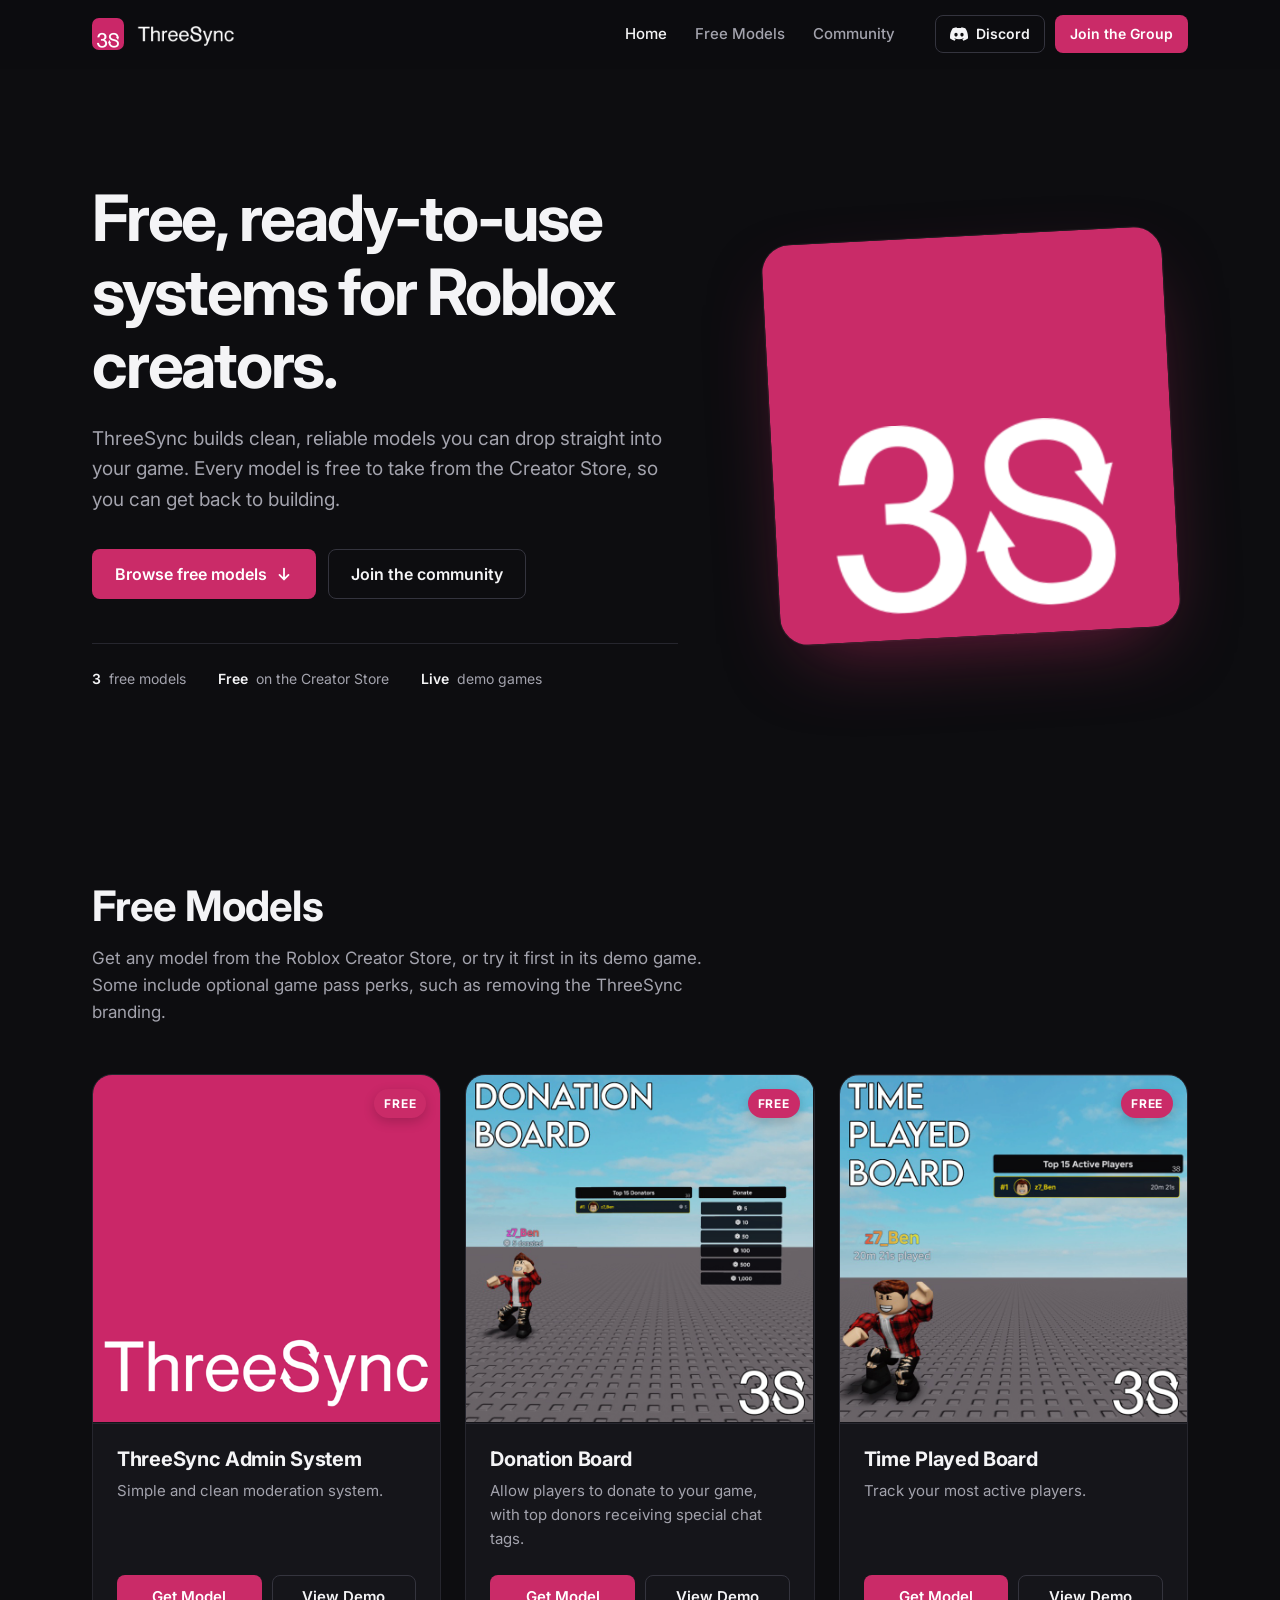
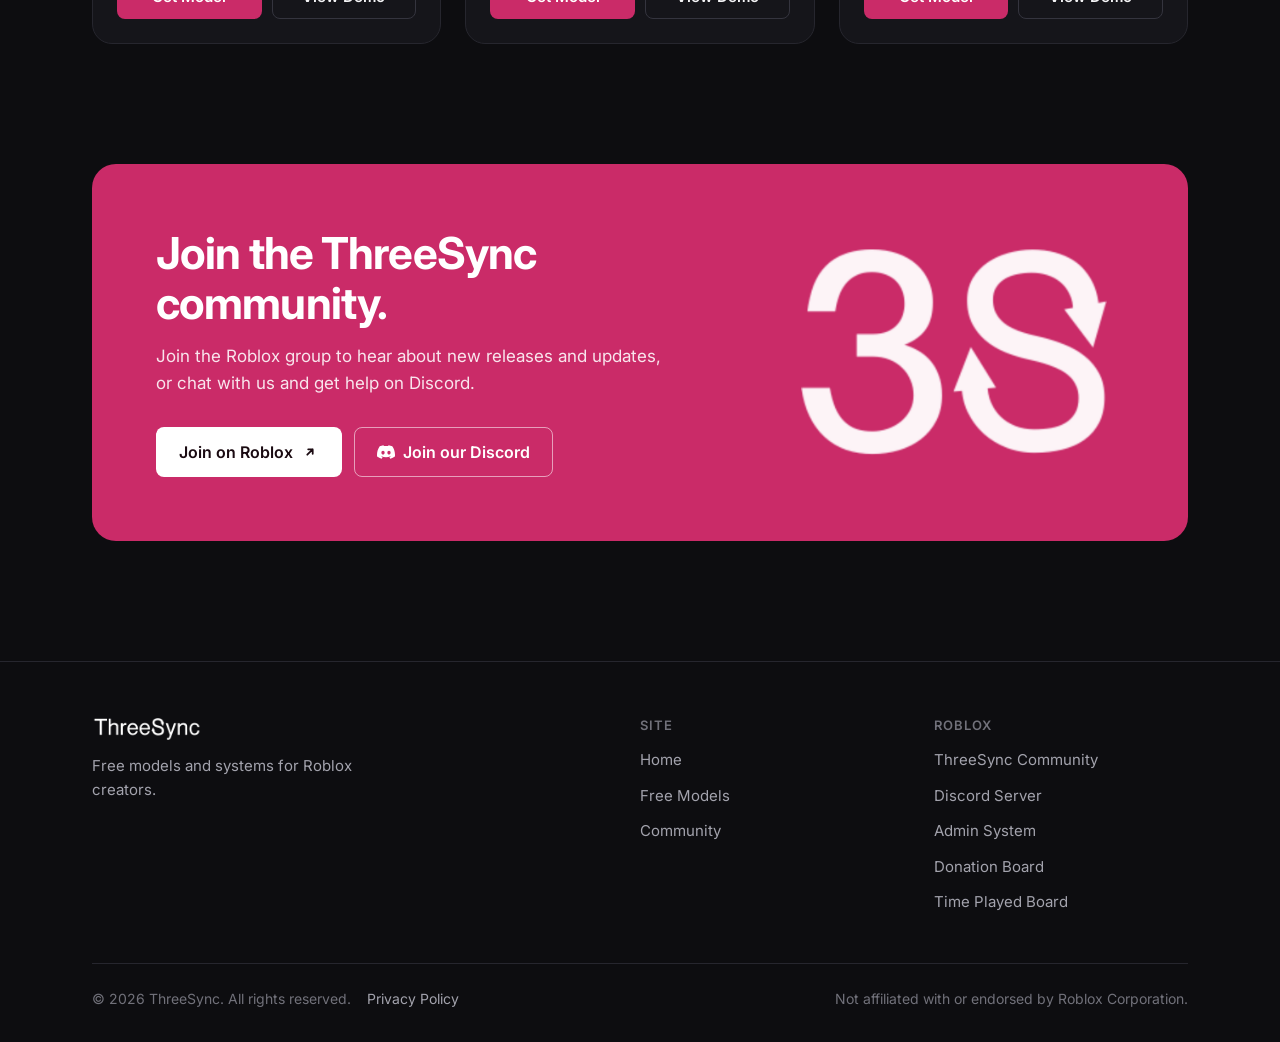
<file: index.html>
<!doctype html>
<html lang="en">
<head>
  <meta charset="utf-8">
  <meta name="viewport" content="width=device-width, initial-scale=1">
  <title>ThreeSync</title>
  <meta name="description" content="ThreeSync is a Roblox development group building clean, free models and systems for creators. Get our admin system, donation board and time played board.">
  <meta name="theme-color" content="#0d0d10">

  <!-- Social previews (absolute URLs are required by most link scrapers) -->
  <meta property="og:type" content="website">
  <meta property="og:site_name" content="ThreeSync">
  <meta property="og:title" content="ThreeSync — Free Roblox Models &amp; Systems">
  <meta property="og:description" content="Clean, free Roblox models and systems from the ThreeSync development group.">
  <meta property="og:url" content="https://3sync.github.io/home/">
  <meta property="og:image" content="https://3sync.github.io/home/assets/brand/threesync-social-banner.png">
  <meta name="twitter:card" content="summary_large_image">

  <link rel="icon" type="image/png" href="assets/brand/favicon.png">
  <link rel="apple-touch-icon" href="assets/brand/apple-touch-icon.png">

  <link rel="preconnect" href="https://fonts.googleapis.com">
  <link rel="preconnect" href="https://fonts.gstatic.com" crossorigin>
  <link href="https://fonts.googleapis.com/css2?family=Inter:wght@400;500;600;700&display=swap" rel="stylesheet">
  <link rel="stylesheet" href="style.css?v=6">
  <script>document.documentElement.classList.add("js");</script>
</head>
<body id="top">
  <a class="skip-link" href="#main">Skip to content</a>

  <header class="site-header">
    <nav class="nav container" aria-label="Main">
      <a class="brand" href="#top" aria-label="ThreeSync home">
        <img class="brand-icon" src="assets/brand/favicon.png" alt="" width="32" height="32">
        <img class="brand-wordmark" src="assets/brand/threesync-wordmark-white.png" alt="ThreeSync" width="110" height="22">
      </a>

      <button class="nav-toggle" type="button" aria-expanded="false" aria-controls="nav-menu" aria-label="Open menu">
        <span class="nav-toggle-bar"></span>
        <span class="nav-toggle-bar"></span>
      </button>

      <div class="nav-menu" id="nav-menu">
        <ul class="nav-links">
          <li><a href="#top">Home</a></li>
          <li><a href="#models">Free Models</a></li>
          <li><a href="#community">Community</a></li>
        </ul>
        <div class="nav-cta">
          <a class="btn btn-secondary btn-sm btn-discord" href="https://discord.gg/UVtwvAnuPg" target="_blank" rel="noopener noreferrer">
            <svg class="btn-icon btn-icon--discord" viewBox="0 0 24 24" aria-hidden="true"><path fill="currentColor" d="M20.32 4.37a19.8 19.8 0 0 0-4.89-1.52.07.07 0 0 0-.08.04c-.21.38-.44.87-.6 1.25a18.3 18.3 0 0 0-5.5 0 12.6 12.6 0 0 0-.61-1.25.08.08 0 0 0-.08-.04 19.7 19.7 0 0 0-4.88 1.52.07.07 0 0 0-.04.03C.53 9.05-.32 13.58.1 18.06a.08.08 0 0 0 .03.05 19.9 19.9 0 0 0 5.99 3.03.08.08 0 0 0 .08-.03c.46-.63.87-1.3 1.23-2a.08.08 0 0 0-.04-.1 13.1 13.1 0 0 1-1.87-.9.08.08 0 0 1 0-.12l.37-.29a.07.07 0 0 1 .08-.01c3.93 1.79 8.18 1.79 12.07 0a.07.07 0 0 1 .08 0l.37.3a.08.08 0 0 1 0 .12c-.6.35-1.22.65-1.87.9a.08.08 0 0 0-.04.1c.36.7.77 1.37 1.22 2a.08.08 0 0 0 .08.03 19.8 19.8 0 0 0 6-3.03.08.08 0 0 0 .03-.05c.5-5.18-.84-9.67-3.55-13.66a.06.06 0 0 0-.03-.03ZM8.02 15.33c-1.18 0-2.16-1.08-2.16-2.42 0-1.33.96-2.42 2.16-2.42 1.21 0 2.18 1.1 2.16 2.42 0 1.34-.96 2.42-2.16 2.42Zm7.97 0c-1.18 0-2.15-1.08-2.15-2.42 0-1.33.95-2.42 2.15-2.42 1.21 0 2.18 1.1 2.16 2.42 0 1.34-.95 2.42-2.16 2.42Z"/></svg>
            <span class="nav-discord-label">Discord</span>
            <span class="visually-hidden">(opens in a new tab)</span></a>
          <a class="btn btn-primary btn-sm" href="https://www.roblox.com/communities/83523333/ThreeSync#!/about" target="_blank" rel="noopener noreferrer">
            Join the Group
            <span class="visually-hidden">(opens in a new tab)</span></a>
        </div>
      </div>
    </nav>
  </header>

  <main id="main">
    <!-- Hero -->
    <section class="hero container" aria-labelledby="hero-title">
      <div class="hero-copy">
        <h1 id="hero-title">Free, ready-to-use systems for Roblox creators.</h1>
        <p class="lead">
          ThreeSync builds clean, reliable models you can drop straight into your game.
          Every model is free to take from the Creator Store, so you can get back to building.
        </p>
        <div class="hero-actions">
          <a class="btn btn-primary btn-lg" href="#models">
            Browse free models
            <svg class="btn-icon" viewBox="0 0 20 20" aria-hidden="true"><path d="M10 4v12m0 0-5-5m5 5 5-5" fill="none" stroke="currentColor" stroke-width="2" stroke-linecap="round" stroke-linejoin="round"/></svg>
          </a>
          <a class="btn btn-ghost btn-lg" href="#community">
            Join the community
          </a>
        </div>
        <ul class="hero-facts" aria-label="At a glance">
          <li><strong>3</strong> free models</li>
          <li><strong>Free</strong> on the Creator Store</li>
          <li><strong>Live</strong> demo games</li>
        </ul>
      </div>

      <div class="hero-art" aria-hidden="true">
        <div class="hero-tile">
          <img src="assets/brand/threesync-icon.png" alt="" width="1024" height="1024">
        </div>
      </div>
    </section>

    <!-- Free models -->
    <section class="section" id="models" aria-labelledby="models-title">
      <div class="container">
        <header class="section-head reveal">
          <h2 id="models-title">Free Models</h2>
          <p class="section-sub">Get any model from the Roblox Creator Store, or try it first in its demo game. Some include optional game pass perks, such as removing the ThreeSync branding.</p>
        </header>

        <ul class="product-grid">
          <li class="product-card reveal">
            <div class="product-media">
              <img src="assets/products/admin-system.png" alt="ThreeSync Admin System cover image" width="512" height="512" loading="lazy">
            </div>
            <span class="badge-free">Free</span>
            <div class="product-body">
              <h3 class="product-title">ThreeSync Admin System</h3>
              <p class="product-desc">Simple and clean moderation system.</p>
              <div class="product-actions">
                <a class="btn btn-primary" href="https://create.roblox.com/store/asset/73814079384926/ThreeSync-Admin-Loader" target="_blank" rel="noopener noreferrer">
                  Get Model<span class="visually-hidden">: ThreeSync Admin System on the Roblox Creator Store (opens in a new tab)</span></a>
                <a class="btn btn-secondary" href="https://www.roblox.com/games/102403847798419/" target="_blank" rel="noopener noreferrer">
                  View Demo<span class="visually-hidden">: ThreeSync Admin System demo game (opens in a new tab)</span></a>
              </div>
            </div>
          </li>

          <li class="product-card reveal">
            <div class="product-media">
              <img src="assets/products/donation-board.jpg" alt="Donation Board cover image" width="768" height="768" loading="lazy">
            </div>
            <span class="badge-free">Free</span>
            <div class="product-body">
              <h3 class="product-title">Donation Board</h3>
              <p class="product-desc">Allow players to donate to your game, with top donors receiving special chat tags.</p>
              <div class="product-actions">
                <a class="btn btn-primary" href="https://create.roblox.com/store/asset/106541054539845/Donation-Board" target="_blank" rel="noopener noreferrer">
                  Get Model<span class="visually-hidden">: Donation Board on the Roblox Creator Store (opens in a new tab)</span></a>
                <a class="btn btn-secondary" href="https://www.roblox.com/games/105436028786303/" target="_blank" rel="noopener noreferrer">
                  View Demo<span class="visually-hidden">: Donation Board demo game (opens in a new tab)</span></a>
              </div>
            </div>
          </li>

          <li class="product-card reveal">
            <div class="product-media">
              <img src="assets/products/time-played-board.jpg" alt="Time Played Board cover image" width="768" height="768" loading="lazy">
            </div>
            <span class="badge-free">Free</span>
            <div class="product-body">
              <h3 class="product-title">Time Played Board</h3>
              <p class="product-desc">Track your most active players.</p>
              <div class="product-actions">
                <a class="btn btn-primary" href="https://create.roblox.com/store/asset/124940578297384/Time-Played-Board" target="_blank" rel="noopener noreferrer">
                  Get Model<span class="visually-hidden">: Time Played Board on the Roblox Creator Store (opens in a new tab)</span></a>
                <a class="btn btn-secondary" href="https://www.roblox.com/games/100689144394629/Time-Played-Board" target="_blank" rel="noopener noreferrer">
                  View Demo<span class="visually-hidden">: Time Played Board demo game (opens in a new tab)</span></a>
              </div>
            </div>
          </li>
        </ul>
      </div>
    </section>

    <!-- Community -->
    <section class="section section--tight" id="community" aria-labelledby="community-title">
      <div class="container">
        <div class="community reveal">
          <div class="community-copy">
            <h2 id="community-title">Join the ThreeSync community.</h2>
            <p>Join the Roblox group to hear about new releases and updates, or chat with us and get help on Discord.</p>
            <div class="community-actions">
            <a class="btn btn-light btn-lg" href="https://www.roblox.com/communities/83523333/ThreeSync#!/about" target="_blank" rel="noopener noreferrer">
              Join on Roblox
              <svg class="btn-icon" viewBox="0 0 20 20" aria-hidden="true"><path d="M7 13 13 7m0 0H8m5 0v5" fill="none" stroke="currentColor" stroke-width="2" stroke-linecap="round" stroke-linejoin="round"/></svg>
              <span class="visually-hidden">(opens in a new tab)</span></a>
            <a class="btn btn-outline-light btn-lg" href="https://discord.gg/UVtwvAnuPg" target="_blank" rel="noopener noreferrer">
              <svg class="btn-icon btn-icon--discord" viewBox="0 0 24 24" aria-hidden="true"><path fill="currentColor" d="M20.32 4.37a19.8 19.8 0 0 0-4.89-1.52.07.07 0 0 0-.08.04c-.21.38-.44.87-.6 1.25a18.3 18.3 0 0 0-5.5 0 12.6 12.6 0 0 0-.61-1.25.08.08 0 0 0-.08-.04 19.7 19.7 0 0 0-4.88 1.52.07.07 0 0 0-.04.03C.53 9.05-.32 13.58.1 18.06a.08.08 0 0 0 .03.05 19.9 19.9 0 0 0 5.99 3.03.08.08 0 0 0 .08-.03c.46-.63.87-1.3 1.23-2a.08.08 0 0 0-.04-.1 13.1 13.1 0 0 1-1.87-.9.08.08 0 0 1 0-.12l.37-.29a.07.07 0 0 1 .08-.01c3.93 1.79 8.18 1.79 12.07 0a.07.07 0 0 1 .08 0l.37.3a.08.08 0 0 1 0 .12c-.6.35-1.22.65-1.87.9a.08.08 0 0 0-.04.1c.36.7.77 1.37 1.22 2a.08.08 0 0 0 .08.03 19.8 19.8 0 0 0 6-3.03.08.08 0 0 0 .03-.05c.5-5.18-.84-9.67-3.55-13.66a.06.06 0 0 0-.03-.03ZM8.02 15.33c-1.18 0-2.16-1.08-2.16-2.42 0-1.33.96-2.42 2.16-2.42 1.21 0 2.18 1.1 2.16 2.42 0 1.34-.96 2.42-2.16 2.42Zm7.97 0c-1.18 0-2.15-1.08-2.15-2.42 0-1.33.95-2.42 2.15-2.42 1.21 0 2.18 1.1 2.16 2.42 0 1.34-.95 2.42-2.16 2.42Z"/></svg>
              Join our Discord
              <span class="visually-hidden">(opens in a new tab)</span></a>
            </div>
          </div>
          <img class="community-mark" src="assets/brand/threesync-mark-white.png" alt="" width="800" height="500" loading="lazy">
        </div>
      </div>
    </section>
  </main>

  <footer class="site-footer">
    <div class="container footer-inner">
      <div class="footer-brand">
        <img src="assets/brand/threesync-wordmark-white.png" alt="ThreeSync" width="120" height="24" loading="lazy">
        <p>Free models and systems for Roblox creators.</p>
      </div>

      <nav class="footer-nav" aria-label="Footer">
        <h2 class="footer-heading">Site</h2>
        <ul>
          <li><a href="#top">Home</a></li>
          <li><a href="#models">Free Models</a></li>
          <li><a href="#community">Community</a></li>
        </ul>
      </nav>

      <nav class="footer-nav" aria-label="Roblox links">
        <h2 class="footer-heading">Roblox</h2>
        <ul>
          <li><a href="https://www.roblox.com/communities/83523333/" target="_blank" rel="noopener noreferrer">ThreeSync Community<span class="visually-hidden"> (opens in a new tab)</span></a></li>
          <li><a href="https://discord.gg/UVtwvAnuPg" target="_blank" rel="noopener noreferrer">Discord Server<span class="visually-hidden"> (opens in a new tab)</span></a></li>
          <li><a href="https://create.roblox.com/store/asset/73814079384926/ThreeSync-Admin-Loader" target="_blank" rel="noopener noreferrer">Admin System<span class="visually-hidden"> (opens in a new tab)</span></a></li>
          <li><a href="https://create.roblox.com/store/asset/106541054539845/Donation-Board" target="_blank" rel="noopener noreferrer">Donation Board<span class="visually-hidden"> (opens in a new tab)</span></a></li>
          <li><a href="https://create.roblox.com/store/asset/124940578297384/Time-Played-Board" target="_blank" rel="noopener noreferrer">Time Played Board<span class="visually-hidden"> (opens in a new tab)</span></a></li>
        </ul>
      </nav>
    </div>

    <div class="container">
      <div class="footer-legal">
        <p>&copy; <span id="year">2026</span> ThreeSync. All rights reserved. <a href="privacy.html">Privacy Policy</a></p>
        <p>Not affiliated with or endorsed by Roblox Corporation.</p>
      </div>
    </div>
  </footer>

  <script src="script.js?v=6" defer></script>
</body>
</html>
</file>
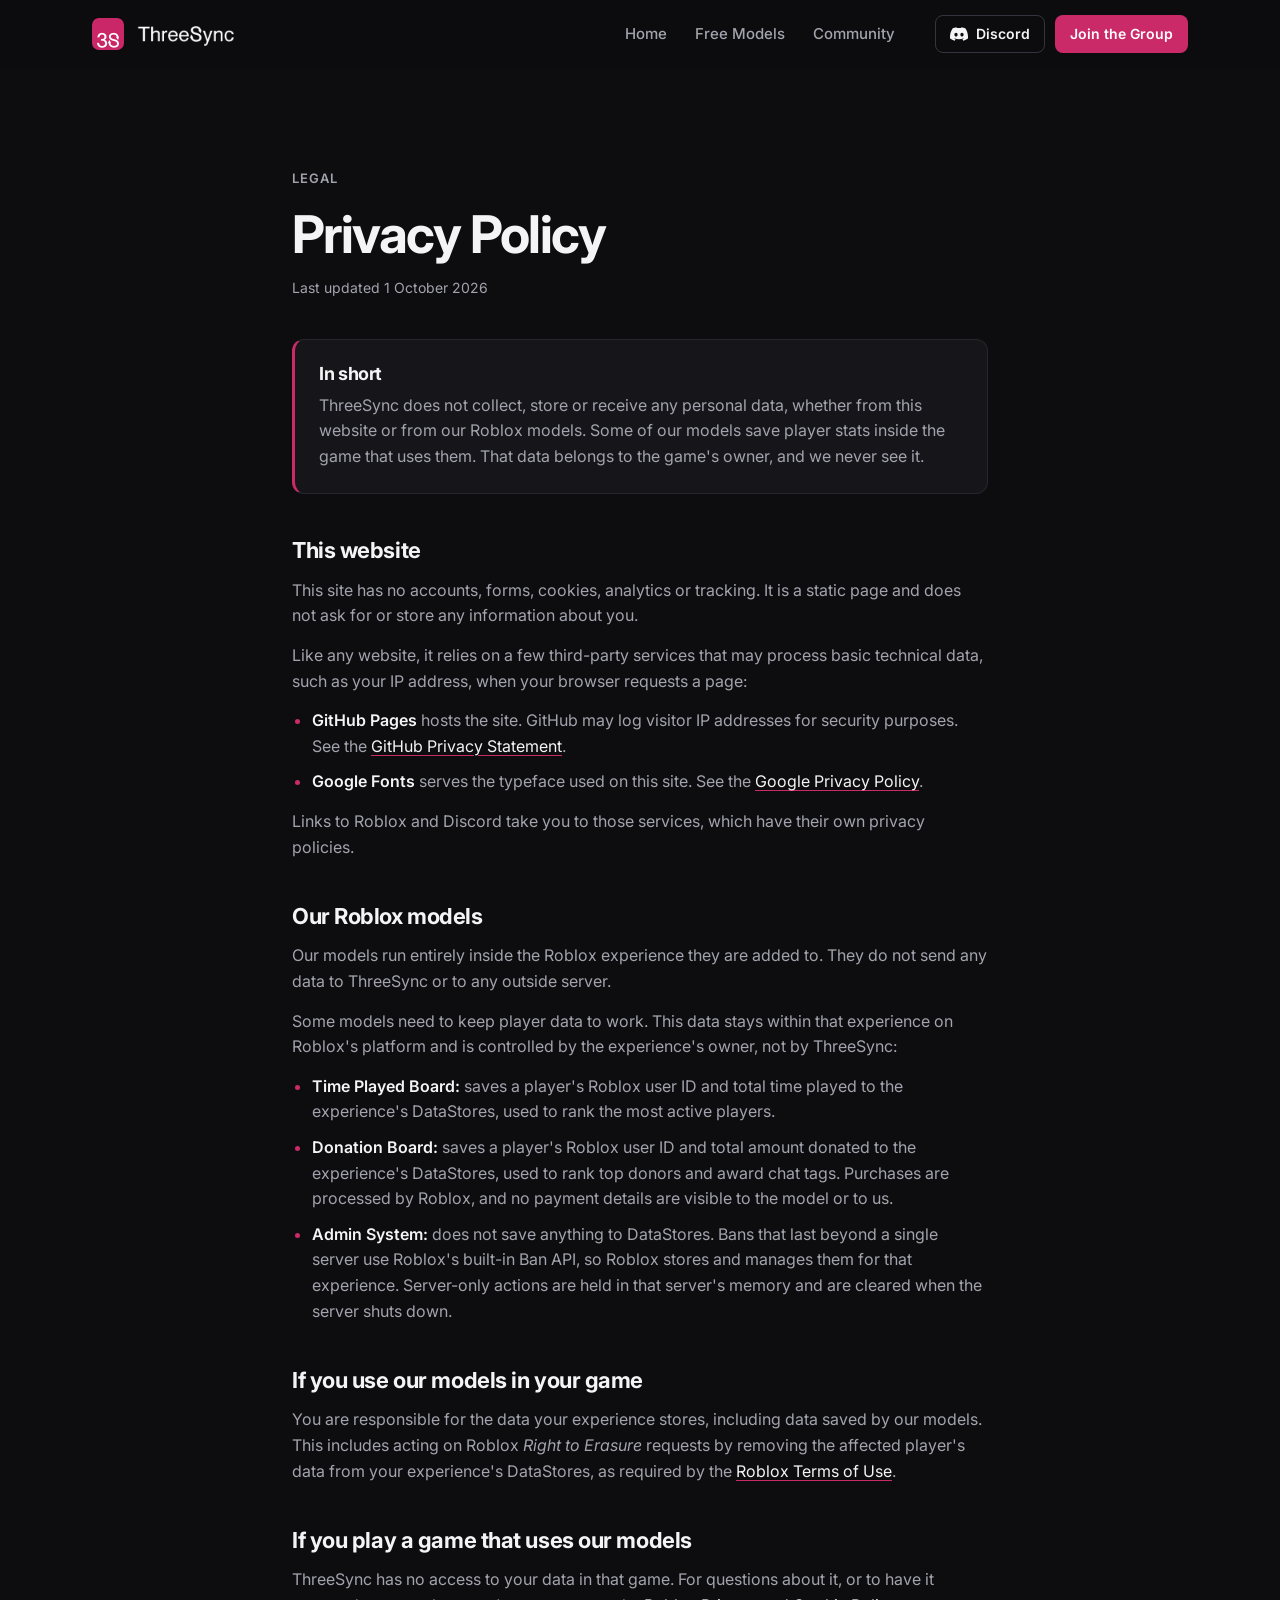
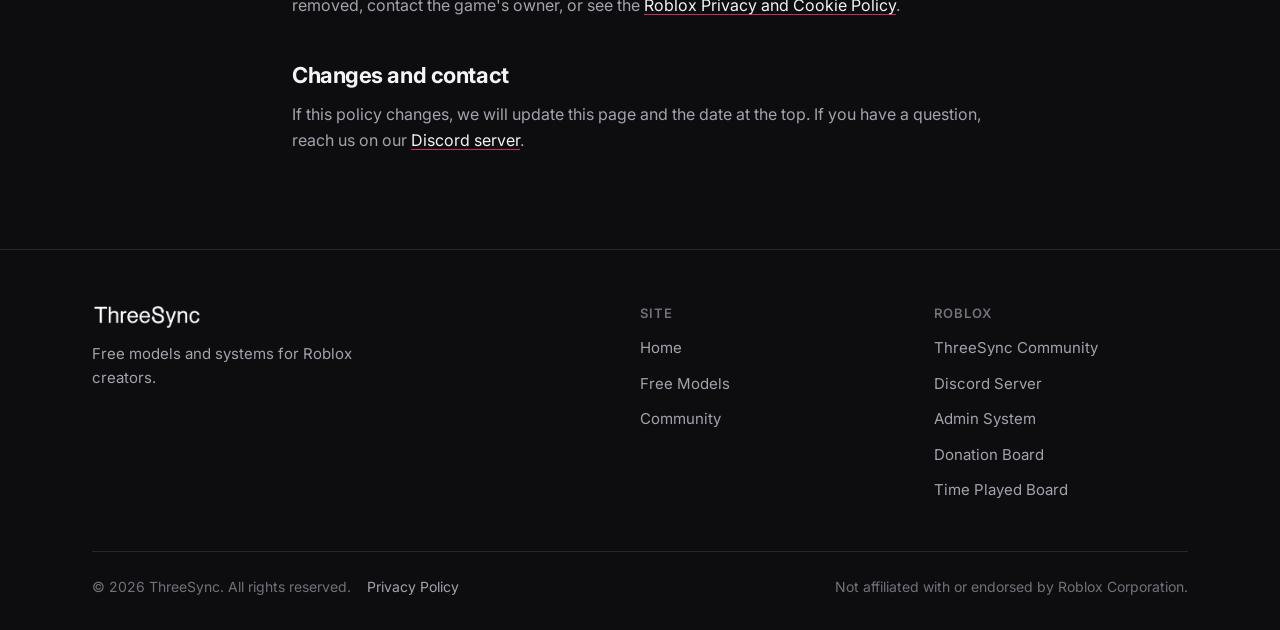
<file: privacy.html>
<!doctype html>
<html lang="en">
<head>
  <meta charset="utf-8">
  <meta name="viewport" content="width=device-width, initial-scale=1">
  <title>Privacy Policy — ThreeSync</title>
  <meta name="description" content="How the ThreeSync website and free Roblox models handle data.">
  <meta name="theme-color" content="#0d0d10">

  <link rel="icon" type="image/png" href="assets/brand/favicon.png">
  <link rel="apple-touch-icon" href="assets/brand/apple-touch-icon.png">

  <link rel="preconnect" href="https://fonts.googleapis.com">
  <link rel="preconnect" href="https://fonts.gstatic.com" crossorigin>
  <link href="https://fonts.googleapis.com/css2?family=Inter:wght@400;500;600;700&display=swap" rel="stylesheet">
  <link rel="stylesheet" href="style.css?v=6">
  <script>document.documentElement.classList.add("js");</script>
</head>
<body id="top">
  <a class="skip-link" href="#main">Skip to content</a>

  <header class="site-header">
    <nav class="nav container" aria-label="Main">
      <a class="brand" href="index.html" aria-label="ThreeSync home">
        <img class="brand-icon" src="assets/brand/favicon.png" alt="" width="32" height="32">
        <img class="brand-wordmark" src="assets/brand/threesync-wordmark-white.png" alt="ThreeSync" width="110" height="22">
      </a>

      <button class="nav-toggle" type="button" aria-expanded="false" aria-controls="nav-menu" aria-label="Open menu">
        <span class="nav-toggle-bar"></span>
        <span class="nav-toggle-bar"></span>
      </button>

      <div class="nav-menu" id="nav-menu">
        <ul class="nav-links">
          <li><a href="index.html">Home</a></li>
          <li><a href="index.html#models">Free Models</a></li>
          <li><a href="index.html#community">Community</a></li>
        </ul>
        <div class="nav-cta">
          <a class="btn btn-secondary btn-sm btn-discord" href="https://discord.gg/UVtwvAnuPg" target="_blank" rel="noopener noreferrer">
            <svg class="btn-icon btn-icon--discord" viewBox="0 0 24 24" aria-hidden="true"><path fill="currentColor" d="M20.32 4.37a19.8 19.8 0 0 0-4.89-1.52.07.07 0 0 0-.08.04c-.21.38-.44.87-.6 1.25a18.3 18.3 0 0 0-5.5 0 12.6 12.6 0 0 0-.61-1.25.08.08 0 0 0-.08-.04 19.7 19.7 0 0 0-4.88 1.52.07.07 0 0 0-.04.03C.53 9.05-.32 13.58.1 18.06a.08.08 0 0 0 .03.05 19.9 19.9 0 0 0 5.99 3.03.08.08 0 0 0 .08-.03c.46-.63.87-1.3 1.23-2a.08.08 0 0 0-.04-.1 13.1 13.1 0 0 1-1.87-.9.08.08 0 0 1 0-.12l.37-.29a.07.07 0 0 1 .08-.01c3.93 1.79 8.18 1.79 12.07 0a.07.07 0 0 1 .08 0l.37.3a.08.08 0 0 1 0 .12c-.6.35-1.22.65-1.87.9a.08.08 0 0 0-.04.1c.36.7.77 1.37 1.22 2a.08.08 0 0 0 .08.03 19.8 19.8 0 0 0 6-3.03.08.08 0 0 0 .03-.05c.5-5.18-.84-9.67-3.55-13.66a.06.06 0 0 0-.03-.03ZM8.02 15.33c-1.18 0-2.16-1.08-2.16-2.42 0-1.33.96-2.42 2.16-2.42 1.21 0 2.18 1.1 2.16 2.42 0 1.34-.96 2.42-2.16 2.42Zm7.97 0c-1.18 0-2.15-1.08-2.15-2.42 0-1.33.95-2.42 2.15-2.42 1.21 0 2.18 1.1 2.16 2.42 0 1.34-.95 2.42-2.16 2.42Z"/></svg>
            <span class="nav-discord-label">Discord</span>
            <span class="visually-hidden">(opens in a new tab)</span></a>
          <a class="btn btn-primary btn-sm" href="https://www.roblox.com/communities/83523333/ThreeSync#!/about" target="_blank" rel="noopener noreferrer">
            Join the Group
            <span class="visually-hidden">(opens in a new tab)</span></a>
        </div>
      </div>
    </nav>
  </header>

  <main id="main" class="legal container">
    <header class="legal-head">
      <p class="eyebrow">Legal</p>
      <h1>Privacy Policy</h1>
      <p class="legal-meta">Last updated 1 October 2026</p>
    </header>

    <div class="legal-summary">
      <h2>In short</h2>
      <p>
        ThreeSync does not collect, store or receive any personal data, whether from this website or from our Roblox models.
        Some of our models save player stats inside the game that uses them. That data belongs to the game's owner, and we never see it.
      </p>
    </div>

    <section aria-labelledby="website">
      <h2 id="website">This website</h2>
      <p>This site has no accounts, forms, cookies, analytics or tracking. It is a static page and does not ask for or store any information about you.</p>
      <p>Like any website, it relies on a few third-party services that may process basic technical data, such as your IP address, when your browser requests a page:</p>
      <ul>
        <li><strong>GitHub Pages</strong> hosts the site. GitHub may log visitor IP addresses for security purposes. See the <a href="https://docs.github.com/en/site-policy/privacy-policies/github-general-privacy-statement" target="_blank" rel="noopener noreferrer">GitHub Privacy Statement</a>.</li>
        <li><strong>Google Fonts</strong> serves the typeface used on this site. See the <a href="https://policies.google.com/privacy" target="_blank" rel="noopener noreferrer">Google Privacy Policy</a>.</li>
      </ul>
      <p>Links to Roblox and Discord take you to those services, which have their own privacy policies.</p>
    </section>

    <section aria-labelledby="model-data">
      <h2 id="model-data">Our Roblox models</h2>
      <p>
        Our models run entirely inside the Roblox experience they are added to. They do not send any data to ThreeSync or to any outside server.
      </p>
      <p>
        Some models need to keep player data to work. This data stays within that experience on Roblox's platform and is
        controlled by the experience's owner, not by ThreeSync:
      </p>
      <ul>
        <li><strong>Time Played Board:</strong> saves a player's Roblox user ID and total time played to the experience's DataStores, used to rank the most active players.</li>
        <li><strong>Donation Board:</strong> saves a player's Roblox user ID and total amount donated to the experience's DataStores, used to rank top donors and award chat tags. Purchases are processed by Roblox, and no payment details are visible to the model or to us.</li>
        <li><strong>Admin System:</strong> does not save anything to DataStores. Bans that last beyond a single server use Roblox's built-in Ban API, so Roblox stores and manages them for that experience. Server-only actions are held in that server's memory and are cleared when the server shuts down.</li>
      </ul>
    </section>

    <section aria-labelledby="owners">
      <h2 id="owners">If you use our models in your game</h2>
      <p>
        You are responsible for the data your experience stores, including data saved by our models. This includes acting on
        Roblox <em>Right to Erasure</em> requests by removing the affected player's data from your experience's DataStores,
        as required by the <a href="https://en.help.roblox.com/hc/en-us/articles/115004647846-Roblox-Terms-of-Use" target="_blank" rel="noopener noreferrer">Roblox Terms of Use</a>.
      </p>
    </section>

    <section aria-labelledby="players">
      <h2 id="players">If you play a game that uses our models</h2>
      <p>
        ThreeSync has no access to your data in that game. For questions about it, or to have it removed, contact the game's owner,
        or see the <a href="https://en.help.roblox.com/hc/en-us/articles/115004630823-Roblox-Privacy-and-Cookie-Policy" target="_blank" rel="noopener noreferrer">Roblox Privacy and Cookie Policy</a>.
      </p>
    </section>

    <section aria-labelledby="changes">
      <h2 id="changes">Changes and contact</h2>
      <p>
        If this policy changes, we will update this page and the date at the top. If you have a question, reach us on our
        <a href="https://discord.gg/UVtwvAnuPg" target="_blank" rel="noopener noreferrer">Discord server</a>.
      </p>
    </section>
  </main>

  <footer class="site-footer">
    <div class="container footer-inner">
      <div class="footer-brand">
        <img src="assets/brand/threesync-wordmark-white.png" alt="ThreeSync" width="120" height="24" loading="lazy">
        <p>Free models and systems for Roblox creators.</p>
      </div>

      <nav class="footer-nav" aria-label="Footer">
        <h2 class="footer-heading">Site</h2>
        <ul>
          <li><a href="index.html">Home</a></li>
          <li><a href="index.html#models">Free Models</a></li>
          <li><a href="index.html#community">Community</a></li>
        </ul>
      </nav>

      <nav class="footer-nav" aria-label="Roblox links">
        <h2 class="footer-heading">Roblox</h2>
        <ul>
          <li><a href="https://www.roblox.com/communities/83523333/" target="_blank" rel="noopener noreferrer">ThreeSync Community<span class="visually-hidden"> (opens in a new tab)</span></a></li>
          <li><a href="https://discord.gg/UVtwvAnuPg" target="_blank" rel="noopener noreferrer">Discord Server<span class="visually-hidden"> (opens in a new tab)</span></a></li>
          <li><a href="https://create.roblox.com/store/asset/73814079384926/ThreeSync-Admin-Loader" target="_blank" rel="noopener noreferrer">Admin System<span class="visually-hidden"> (opens in a new tab)</span></a></li>
          <li><a href="https://create.roblox.com/store/asset/106541054539845/Donation-Board" target="_blank" rel="noopener noreferrer">Donation Board<span class="visually-hidden"> (opens in a new tab)</span></a></li>
          <li><a href="https://create.roblox.com/store/asset/124940578297384/Time-Played-Board" target="_blank" rel="noopener noreferrer">Time Played Board<span class="visually-hidden"> (opens in a new tab)</span></a></li>
        </ul>
      </nav>
    </div>

    <div class="container">
      <div class="footer-legal">
        <p>&copy; <span id="year">2026</span> ThreeSync. All rights reserved. <a href="privacy.html" aria-current="page">Privacy Policy</a></p>
        <p>Not affiliated with or endorsed by Roblox Corporation.</p>
      </div>
    </div>
  </footer>

  <script src="script.js?v=6" defer></script>
</body>
</html>
</file>
<file: style.css>
/* ==========================================================================
   ThreeSync — site styles
   ========================================================================== */

:root {
  --brand: #ca2b68;
  --brand-hover: #d93c78;
  --brand-soft: rgba(202, 43, 104, 0.14);

  --bg: #0d0d10;
  --surface: #15151a;
  --surface-2: #1c1c22;
  --border: #26262e;
  --border-strong: #34343e;

  --text: #f4f4f6;
  --text-muted: #a3a3ad;
  --text-faint: #71717a;

  --radius-sm: 8px;
  --radius: 12px;
  --radius-lg: 20px;

  --container: 1160px;
  --gutter: clamp(16px, 4vw, 32px);
  --header-h: 68px;

  --ease: cubic-bezier(0.2, 0.7, 0.2, 1);
  --font: "Inter", system-ui, -apple-system, "Segoe UI", Roboto, Helvetica, Arial, sans-serif;
}

/* ---------- Base ---------- */

*,
*::before,
*::after { box-sizing: border-box; }

html {
  scroll-behavior: smooth;
  scroll-padding-top: calc(var(--header-h) + 16px);
  -webkit-text-size-adjust: 100%;
}

body {
  margin: 0;
  background: var(--bg);
  color: var(--text);
  font-family: var(--font);
  font-size: 16px;
  line-height: 1.6;
  -webkit-font-smoothing: antialiased;
  -moz-osx-font-smoothing: grayscale;
  overflow-x: hidden;
}

img { display: block; max-width: 100%; height: auto; }

a { color: inherit; text-decoration: none; }

h1, h2, h3 { margin: 0; line-height: 1.15; letter-spacing: -0.02em; font-weight: 700; }

p { margin: 0; }

ul { margin: 0; padding: 0; list-style: none; }

:focus-visible {
  outline: 2px solid var(--brand-hover);
  outline-offset: 3px;
  border-radius: 6px;
}

.container {
  width: 100%;
  max-width: var(--container);
  margin-inline: auto;
  padding-inline: var(--gutter);
}

.visually-hidden {
  position: absolute !important;
  width: 1px; height: 1px;
  padding: 0; margin: -1px;
  overflow: hidden;
  clip: rect(0 0 0 0);
  white-space: nowrap;
  border: 0;
}

.skip-link {
  position: absolute;
  left: 16px; top: -100px;
  z-index: 100;
  padding: 10px 16px;
  background: var(--brand);
  color: #fff;
  border-radius: var(--radius-sm);
  font-weight: 600;
}
.skip-link:focus { top: 12px; }

/* ---------- Buttons ---------- */

.btn {
  display: inline-flex;
  align-items: center;
  justify-content: center;
  gap: 8px;
  min-height: 44px;
  padding: 0 18px;
  border: 1px solid transparent;
  border-radius: var(--radius-sm);
  font: inherit;
  font-size: 15px;
  font-weight: 600;
  line-height: 1;
  white-space: nowrap;
  cursor: pointer;
  transition: background-color 0.2s var(--ease), border-color 0.2s var(--ease),
              color 0.2s var(--ease), transform 0.2s var(--ease);
}
.btn:active { transform: translateY(1px); }

.btn-sm { min-height: 38px; padding: 0 14px; font-size: 14px; }
.btn-lg { min-height: 50px; padding: 0 22px; font-size: 16px; }

.btn-primary { background: var(--brand); color: #fff; }
.btn-primary:hover { background: var(--brand-hover); }

.btn-secondary { background: transparent; color: var(--text); border-color: var(--border-strong); }
.btn-secondary:hover { border-color: var(--text-faint); background: var(--surface-2); }

.btn-ghost { background: transparent; color: var(--text); border-color: var(--border-strong); }
.btn-ghost:hover { background: var(--surface); border-color: var(--text-faint); }

.btn-light { background: #fff; color: #1a0a11; }
.btn-light:hover { background: #f6e9ef; }

.btn-outline-light { background: transparent; color: #fff; border-color: rgba(255, 255, 255, 0.55); }
.btn-outline-light:hover { background: rgba(255, 255, 255, 0.12); border-color: #fff; }

.btn-icon { width: 18px; height: 18px; flex: none; transition: transform 0.2s var(--ease); }
.btn:hover .btn-icon { transform: translateY(2px); }
.btn-light:hover .btn-icon { transform: translate(2px, -2px); }
.btn:hover .btn-icon--discord { transform: none; }

/* ---------- Header / navigation ---------- */

.site-header {
  position: sticky;
  top: 0;
  z-index: 50;
  background: rgba(13, 13, 16, 0.78);
  -webkit-backdrop-filter: saturate(140%) blur(12px);
  backdrop-filter: saturate(140%) blur(12px);
  border-bottom: 1px solid transparent;
  transition: border-color 0.2s var(--ease);
}
.site-header.is-scrolled { border-bottom-color: var(--border); }

.nav {
  display: flex;
  align-items: center;
  justify-content: space-between;
  height: var(--header-h);
}

.brand { display: inline-flex; align-items: center; gap: 12px; }
.brand-icon { width: 32px; height: 32px; border-radius: 7px; }
/* The wordmark image includes the "y" descender below the baseline, so its
   capitals sit ~10% above the image's centre. Nudge it down so the capitals
   line up optically with the icon. */
.brand-wordmark { width: auto; height: 20px; transform: translateY(10%); }

.nav-menu { display: flex; align-items: center; gap: 28px; }
.nav-cta { display: flex; align-items: center; gap: 10px; }
.btn-discord .btn-icon { width: 18px; height: 18px; }
.nav-links { display: flex; gap: 4px; }
.nav-links a {
  display: block;
  padding: 8px 12px;
  border-radius: var(--radius-sm);
  color: var(--text-muted);
  font-size: 15px;
  font-weight: 500;
  transition: color 0.2s var(--ease), background-color 0.2s var(--ease);
}
.nav-links a:hover { color: var(--text); background: var(--surface); }
.nav-links a[aria-current="true"] { color: var(--text); }

.nav-toggle {
  display: none;
  position: relative;
  width: 44px; height: 44px;
  margin-right: -10px;
  background: none;
  border: 0;
  border-radius: var(--radius-sm);
  color: var(--text);
  cursor: pointer;
}
.nav-toggle-bar {
  position: absolute;
  left: 12px; right: 12px;
  height: 2px;
  background: currentColor;
  border-radius: 2px;
  transition: transform 0.25s var(--ease);
}
.nav-toggle-bar:first-child { top: 17px; }
.nav-toggle-bar:last-child  { top: 25px; }
.nav-toggle[aria-expanded="true"] .nav-toggle-bar:first-child { transform: translateY(4px) rotate(45deg); }
.nav-toggle[aria-expanded="true"] .nav-toggle-bar:last-child  { transform: translateY(-4px) rotate(-45deg); }

/* ---------- Shared section bits ---------- */

.eyebrow {
  display: inline-flex;
  align-items: center;
  gap: 8px;
  margin-bottom: 16px;
  color: var(--brand-hover);
  font-size: 13px;
  font-weight: 600;
  letter-spacing: 0.08em;
  text-transform: uppercase;
}

.section { padding-block: clamp(72px, 10vw, 120px); }
.section--tight { padding-top: 0; }

.section-head { max-width: 620px; margin-bottom: 48px; }
.section-head h2 { font-size: clamp(30px, 4vw, 42px); }
.section-sub { margin-top: 14px; color: var(--text-muted); font-size: 17px; }

/* ---------- Hero ---------- */

.hero {
  display: grid;
  grid-template-columns: minmax(0, 1.15fr) minmax(0, 0.85fr);
  align-items: center;
  gap: clamp(40px, 6vw, 80px);
  padding-block: clamp(56px, 9vw, 112px) clamp(48px, 6vw, 72px);
}

.hero h1 {
  max-width: 14ch;
  font-size: clamp(40px, 6vw, 64px);
  letter-spacing: -0.035em;
}

.lead {
  max-width: 52ch;
  margin-top: 22px;
  color: var(--text-muted);
  font-size: clamp(17px, 1.6vw, 19px);
}

.hero-actions { display: flex; flex-wrap: wrap; gap: 12px; margin-top: 34px; }

.hero-facts {
  display: flex;
  flex-wrap: wrap;
  gap: 10px 32px;
  margin-top: 44px;
  padding-top: 24px;
  border-top: 1px solid var(--border);
  color: var(--text-muted);
  font-size: 14px;
}
.hero-facts strong { color: var(--text); font-weight: 600; margin-right: 4px; }

.hero-art { display: flex; justify-content: center; }

.hero-tile {
  position: relative;
  width: min(100%, 400px);
  aspect-ratio: 1;
  border-radius: 28px;
  overflow: hidden;
  box-shadow: 0 30px 80px -30px rgba(202, 43, 104, 0.55), 0 0 0 1px rgba(255, 255, 255, 0.06);
  transform: rotate(-3deg);
  transition: transform 0.6s var(--ease);
}
.hero-tile:hover { transform: rotate(0deg) scale(1.01); }
.hero-tile img { width: 100%; height: 100%; object-fit: cover; }

/* ---------- Product cards ---------- */

.product-grid {
  display: grid;
  grid-template-columns: repeat(3, minmax(0, 1fr));
  gap: 24px;
}

.product-card {
  position: relative;
  display: flex;
  flex-direction: column;
  background: var(--surface);
  border: 1px solid var(--border);
  border-radius: var(--radius-lg);
  overflow: hidden;
  transition: border-color 0.25s var(--ease), transform 0.25s var(--ease), box-shadow 0.25s var(--ease);
}
.product-card:hover {
  border-color: var(--border-strong);
  transform: translateY(-4px);
  box-shadow: 0 20px 40px -24px rgba(0, 0, 0, 0.8);
}

.product-media {
  position: relative;
  aspect-ratio: 1;
  background: var(--surface);
  overflow: hidden;
}
.product-media img {
  width: 100%; height: 100%;
  object-fit: cover;
  transition: transform 0.5s var(--ease);
  /* Keep the image on its own layer so the zoom-out doesn't flash a seam at the edge. */
  will-change: transform;
}
.product-card:hover .product-media > img { transform: scale(1.03); }

.badge-free {
  position: absolute;
  top: 14px; right: 14px;
  padding: 5px 10px;
  border-radius: 999px;
  background: var(--brand);
  color: #fff;
  font-size: 12px;
  font-weight: 700;
  letter-spacing: 0.06em;
  text-transform: uppercase;
  box-shadow: 0 4px 12px rgba(0, 0, 0, 0.18);
}

.product-body {
  display: flex;
  flex-direction: column;
  flex: 1;
  padding: 24px;
  border-top: 1px solid var(--border);
}
.product-title { font-size: 20px; letter-spacing: -0.015em; }
.product-desc { margin-top: 8px; color: var(--text-muted); font-size: 15px; }

.product-actions {
  display: grid;
  grid-template-columns: 1fr 1fr;
  gap: 10px;
  margin-top: auto;
  padding-top: 24px;
}

/* ---------- Community CTA ---------- */

.community {
  position: relative;
  display: grid;
  grid-template-columns: minmax(0, 1fr) auto;
  align-items: center;
  gap: 40px;
  padding: clamp(36px, 6vw, 64px);
  background: var(--brand);
  border-radius: 24px;
  overflow: hidden;
}
.community-copy { position: relative; z-index: 1; max-width: 520px; }
.community h2 { font-size: clamp(30px, 4vw, 44px); color: #fff; }
.community-actions { display: flex; flex-wrap: wrap; gap: 12px; }
.community p { margin: 14px 0 30px; color: rgba(255, 255, 255, 0.88); font-size: 17px; }
.community-mark { width: clamp(220px, 28vw, 340px); opacity: 0.95; }

/* ---------- Footer ---------- */

.site-footer { border-top: 1px solid var(--border); padding-top: 56px; }

.footer-inner {
  display: grid;
  grid-template-columns: 2fr 1fr 1fr;
  gap: 40px;
  padding-bottom: 48px;
}
.footer-brand img { height: 22px; width: auto; }
.footer-brand p { margin-top: 14px; max-width: 34ch; color: var(--text-muted); font-size: 15px; }

.footer-heading {
  margin-bottom: 14px;
  color: var(--text-faint);
  font-size: 13px;
  font-weight: 600;
  letter-spacing: 0.08em;
  text-transform: uppercase;
}
.footer-nav li + li { margin-top: 10px; }
.footer-nav a { color: var(--text-muted); font-size: 15px; transition: color 0.2s var(--ease); }
.footer-nav a:hover { color: var(--text); }

.footer-legal {
  display: flex;
  flex-wrap: wrap;
  justify-content: space-between;
  gap: 8px 24px;
  padding-block: 24px 32px;
  border-top: 1px solid var(--border);
  color: var(--text-faint);
  font-size: 14px;
}

/* ---------- Legal pages ---------- */

.legal { max-width: 760px; padding-block: clamp(48px, 8vw, 96px); }
.legal-head h1 { font-size: clamp(36px, 5vw, 52px); letter-spacing: -0.03em; }
.legal-meta { margin-top: 12px; color: var(--text-faint); font-size: 14px; }

.legal-summary {
  margin: 40px 0 8px;
  padding: 24px;
  background: var(--surface);
  border: 1px solid var(--border);
  border-left: 3px solid var(--brand);
  border-radius: var(--radius);
}
.legal-summary h2 { margin-bottom: 8px; font-size: 18px; }

.legal section { margin-top: 44px; }
.legal section h2 { margin-bottom: 14px; font-size: 22px; }
.legal p, .legal li { color: var(--text-muted); }
.legal p + p, .legal p + ul, .legal ul + p { margin-top: 14px; }
.legal ul { padding-left: 20px; list-style: disc; }
.legal li + li { margin-top: 10px; }
.legal li::marker { color: var(--brand); }
.legal strong { color: var(--text); font-weight: 600; }
.legal p a, .legal li a {
  color: var(--text);
  text-decoration: underline;
  text-decoration-color: var(--brand);
  text-underline-offset: 3px;
  transition: color 0.2s var(--ease);
}
.legal p a:hover, .legal li a:hover { color: var(--brand-hover); }

.footer-legal a { color: var(--text-muted); margin-left: 12px; transition: color 0.2s var(--ease); }
.footer-legal a:hover { color: var(--text); }

/* ---------- Scroll reveal (enabled by script.js) ---------- */

.js .reveal {
  opacity: 0;
  transform: translateY(16px);
  transition: opacity 0.6s var(--ease), transform 0.6s var(--ease);
}
.js .reveal.is-visible { opacity: 1; transform: none; }
.js .product-card.reveal {
  transition: opacity 0.6s var(--ease), transform 0.6s var(--ease),
              border-color 0.25s var(--ease), box-shadow 0.25s var(--ease);
}
.js .product-card.reveal.is-visible:hover { transform: translateY(-4px); }

/* ---------- Responsive ---------- */

@media (max-width: 960px) {
  .product-grid { grid-template-columns: repeat(2, minmax(0, 1fr)); }
  .hero-tile { width: min(100%, 320px); }
}

@media (max-width: 780px) {
  .nav-toggle { display: block; }

  .nav-menu {
    position: absolute;
    top: var(--header-h);
    left: 0; right: 0;
    flex-direction: column;
    align-items: stretch;
    gap: 16px;
    padding: 12px var(--gutter) 24px;
    background: var(--bg);
    border-bottom: 1px solid var(--border);
    opacity: 0;
    visibility: hidden;
    transform: translateY(-8px);
    transition: opacity 0.2s var(--ease), transform 0.2s var(--ease), visibility 0.2s;
  }
  .nav-menu.is-open { opacity: 1; visibility: visible; transform: none; }
  .site-header:has(.nav-menu.is-open) { border-bottom-color: var(--border); }

  .nav-links { flex-direction: column; }
  .nav-links a { padding: 12px; font-size: 16px; }
  .nav-cta { flex-direction: column; align-items: stretch; }
  .nav-menu .btn { min-height: 46px; }

  .hero { grid-template-columns: 1fr; }
  .hero-art { order: -1; justify-content: flex-start; }
  .hero-tile { width: 112px; border-radius: 20px; transform: none; }

  .community { grid-template-columns: 1fr; }
  .community-mark {
    position: absolute;
    right: -40px; bottom: -30px;
    width: 220px;
    opacity: 0.14;
  }

  .footer-inner { grid-template-columns: 1fr 1fr; }
  .footer-brand { grid-column: 1 / -1; }
}

@media (max-width: 600px) {
  .product-grid { grid-template-columns: 1fr; }
  .hero-actions .btn { flex: 1 1 100%; }
  .hero-facts { gap: 10px 20px; margin-top: 36px; }
  .community-actions .btn { flex: 1 1 100%; }
  .footer-legal { flex-direction: column; }
}

@media (prefers-reduced-motion: reduce) {
  html { scroll-behavior: auto; }
  *, *::before, *::after {
    transition-duration: 0.01ms !important;
    animation-duration: 0.01ms !important;
  }
  .js .reveal { opacity: 1; transform: none; }
}
</file>
